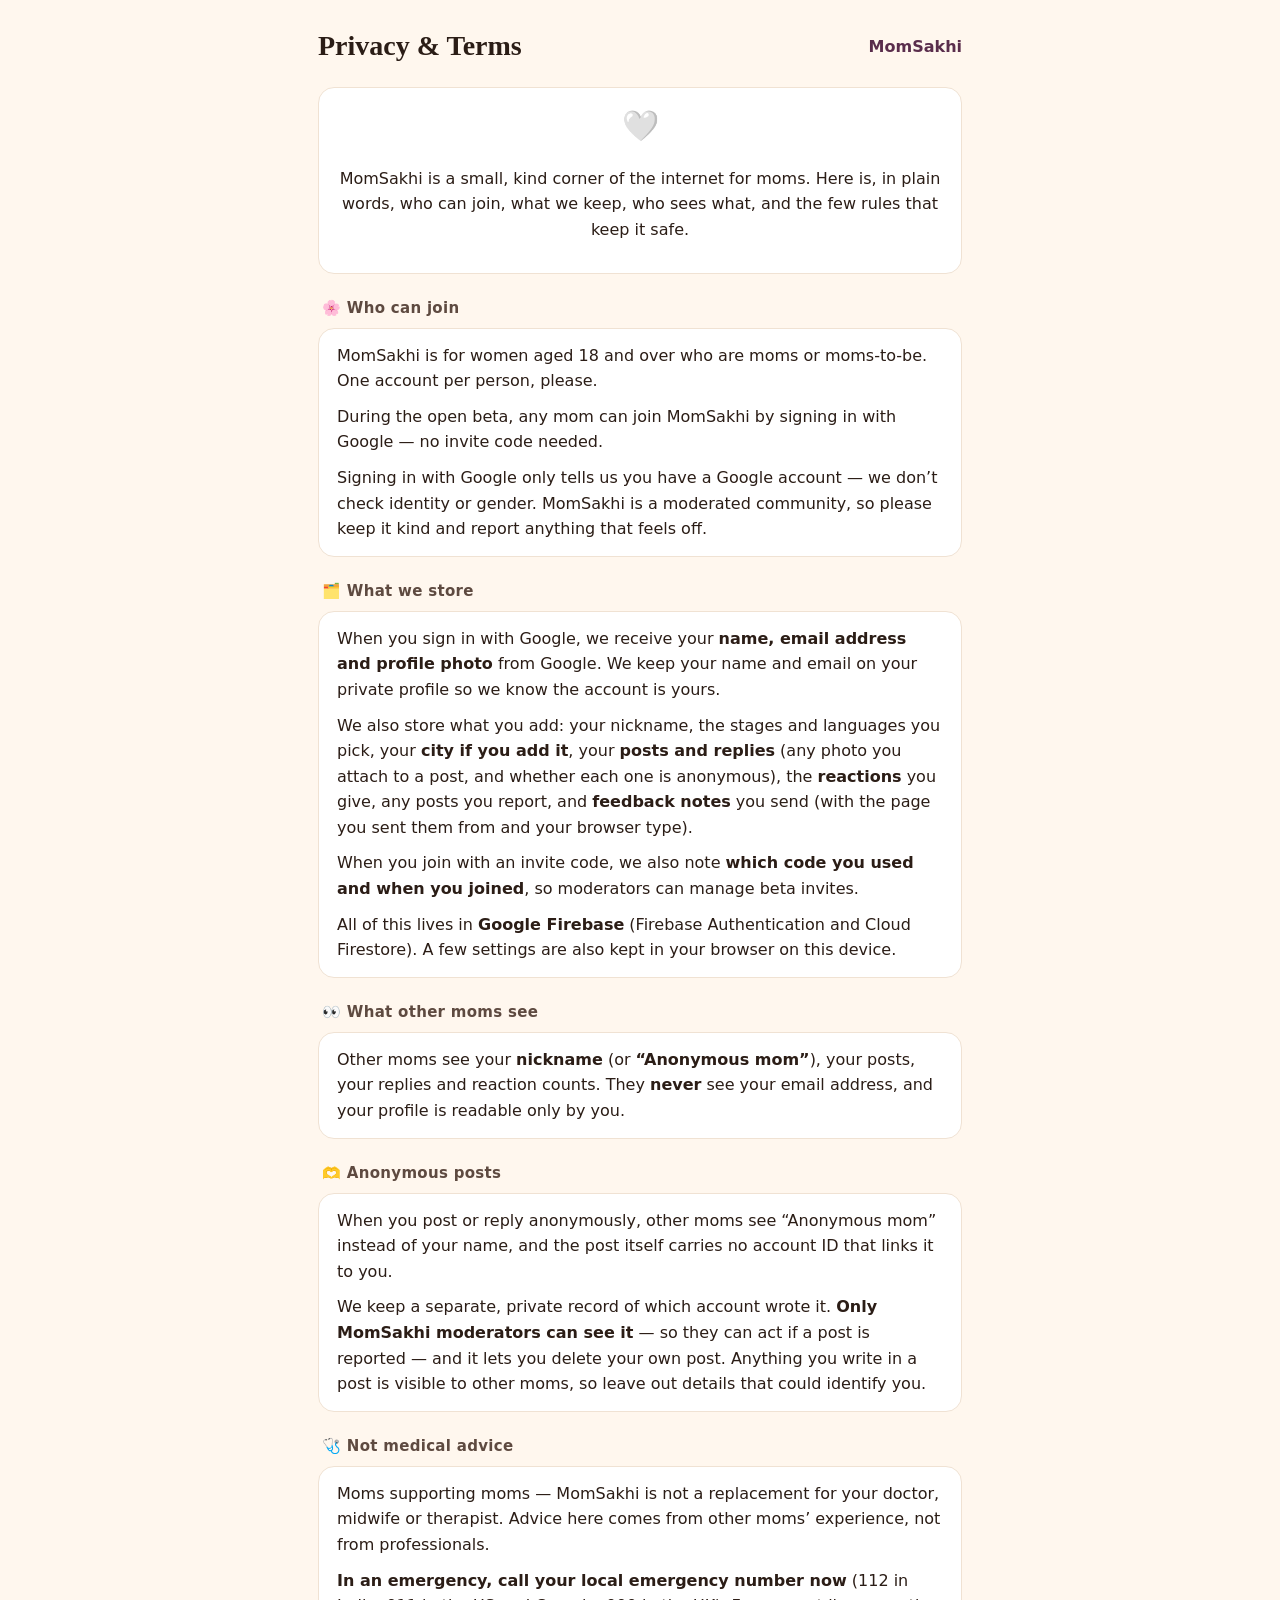
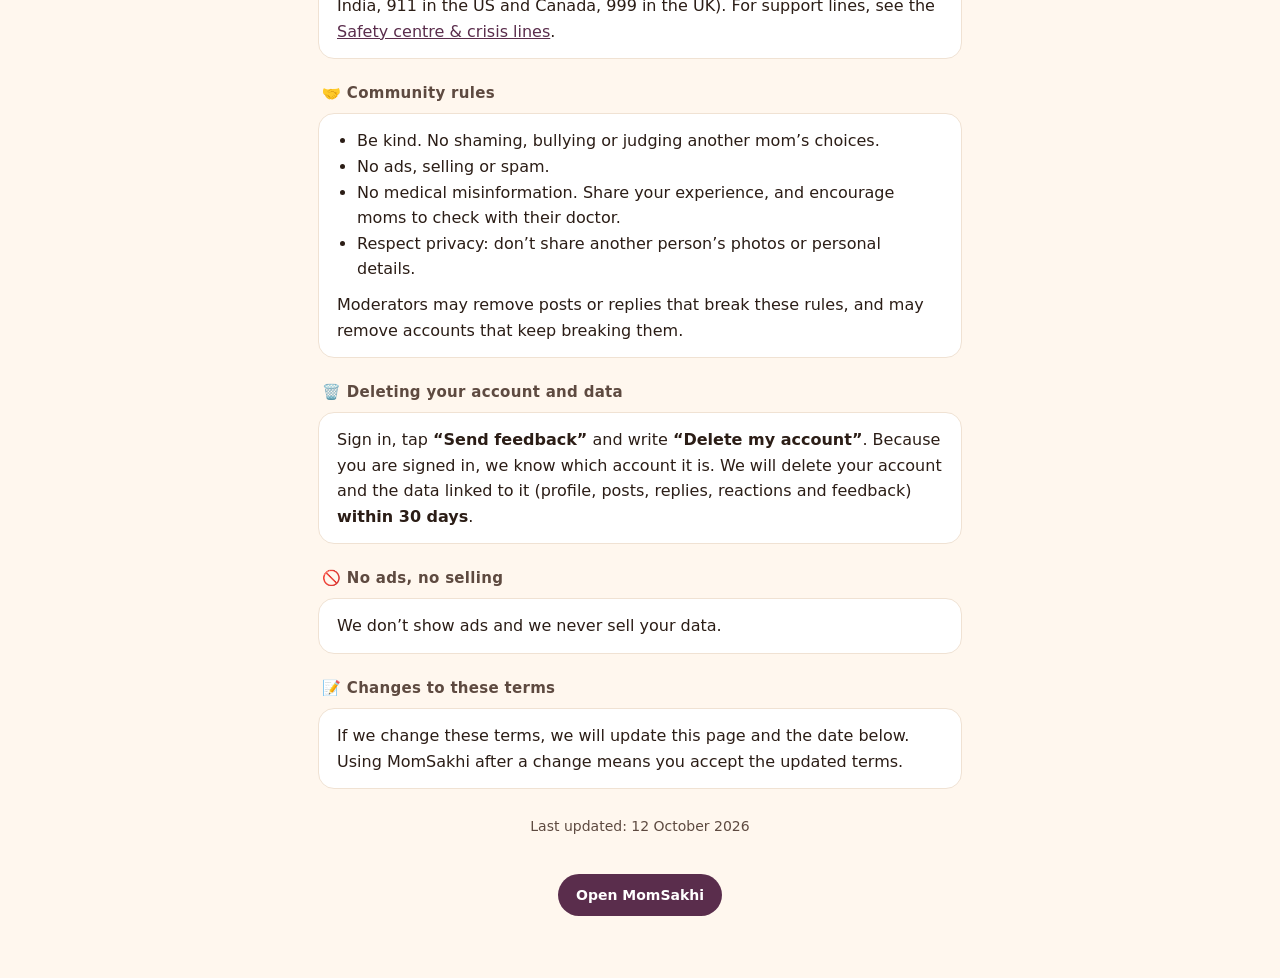
<file: privacy/index.html>
<!doctype html>
<html lang="en">
<head>
  <meta charset="utf-8">
  <meta name="viewport" content="width=device-width, initial-scale=1, viewport-fit=cover">
  <meta name="theme-color" content="#FFF7EE">
  <title>Privacy &amp; Terms — MomSakhi</title>
  <meta name="description" content="MomSakhi Privacy & Terms in plain words: who can join, what we store, who sees what, anonymous posts, and the community rules.">
  <link rel="icon" type="image/png" sizes="192x192" href="../icons/icon-192.png">
  <!--
    Static, no-JavaScript copy of the in-app #privacy page (app.js V.privacy), so
    https://momsakhi.com/privacy works for app-store listings,
    Google OAuth consent screens and anyone without JS. KEEP IN SYNC with app.js
    (tests/test_aangan_web.py TestStaticPrivacyPage checks the key lines match).
    Self-contained styles on purpose: no app.js / styles.css needed.
  -->
  <style>
    :root { --bg:#FFF7EE; --card:#fff; --ink:#2B1D16; --ink-2:#5E4A40; --plum:#5A2D4C; --line:#F0E2D3; }
    * { box-sizing: border-box; }
    body { margin:0; background:var(--bg); color:var(--ink); font:16px/1.6 "Plus Jakarta Sans", system-ui, -apple-system, "Segoe UI", Roboto, sans-serif; }
    main { max-width: 680px; margin: 0 auto; padding: 24px 18px 48px; }
    header { display:flex; align-items:center; justify-content:space-between; gap:12px; margin-bottom: 18px; }
    h1 { font-family: Fraunces, Georgia, serif; font-size: 28px; margin: 0; }
    .brand { color: var(--plum); font-weight: 700; text-decoration: none; }
    .card { background: var(--card); border: 1px solid var(--line); border-radius: 16px; padding: 14px 18px; }
    .intro { text-align: center; margin-bottom: 8px; }
    section h2 { font-size: 15px; letter-spacing: .02em; color: var(--ink-2); margin: 22px 4px 8px; }
    section p { margin: 0 0 10px; } section p:last-child { margin-bottom: 0; }
    ul { margin: 0 0 10px; padding-left: 20px; }
    a { color: var(--plum); }
    .foot { text-align:center; color: var(--ink-2); font-size: 14px; margin-top: 26px; }
    .open { display:inline-block; margin-top: 10px; padding: 10px 18px; border-radius: 999px; background: var(--plum); color:#fff; text-decoration:none; font-weight:600; }
  </style>
</head>
<body>
<main class="privacy-static">
  <header>
    <h1>Privacy &amp; Terms</h1>
    <a class="brand" href="../#home">MomSakhi</a>
  </header>

  <div class="card intro">
    <div style="font-size:30px;margin-bottom:8px" aria-hidden="true">🤍</div>
    <p>MomSakhi is a small, kind corner of the internet for moms. Here is, in plain words, who can join, what we keep, who sees what, and the few rules that keep it safe.</p>
  </div>

  <section>
    <h2><span aria-hidden="true">🌸</span> Who can join</h2>
    <div class="card">
      <p>MomSakhi is for women aged 18 and over who are moms or moms-to-be. One account per person, please.</p>
      <p>During the open beta, any mom can join MomSakhi by signing in with Google — no invite code needed.</p>
      <p>Signing in with Google only tells us you have a Google account — we don’t check identity or gender. MomSakhi is a moderated community, so please keep it kind and report anything that feels off.</p>
    </div>
  </section>

  <section>
    <h2><span aria-hidden="true">🗂️</span> What we store</h2>
    <div class="card">
      <p>When you sign in with Google, we receive your <b>name, email address and profile photo</b> from Google. We keep your name and email on your private profile so we know the account is yours.</p>
      <p>We also store what you add: your nickname, the stages and languages you pick, your <b>city if you add it</b>, your <b>posts and replies</b> (any photo you attach to a post, and whether each one is anonymous), the <b>reactions</b> you give, any posts you report, and <b>feedback notes</b> you send (with the page you sent them from and your browser type).</p>
      <p>When you join with an invite code, we also note <b>which code you used and when you joined</b>, so moderators can manage beta invites.</p>
      <p>All of this lives in <b>Google Firebase</b> (Firebase Authentication and Cloud Firestore). A few settings are also kept in your browser on this device.</p>
    </div>
  </section>

  <section>
    <h2><span aria-hidden="true">👀</span> What other moms see</h2>
    <div class="card">
      <p>Other moms see your <b>nickname</b> (or <b>“Anonymous mom”</b>), your posts, your replies and reaction counts. They <b>never</b> see your email address, and your profile is readable only by you.</p>
    </div>
  </section>

  <section>
    <h2><span aria-hidden="true">🫶</span> Anonymous posts</h2>
    <div class="card">
      <p>When you post or reply anonymously, other moms see “Anonymous mom” instead of your name, and the post itself carries no account ID that links it to you.</p>
      <p>We keep a separate, private record of which account wrote it. <b>Only MomSakhi moderators can see it</b> — so they can act if a post is reported — and it lets you delete your own post. Anything you write in a post is visible to other moms, so leave out details that could identify you.</p>
    </div>
  </section>

  <section>
    <h2><span aria-hidden="true">🩺</span> Not medical advice</h2>
    <div class="card">
      <p>Moms supporting moms — MomSakhi is not a replacement for your doctor, midwife or therapist. Advice here comes from other moms’ experience, not from professionals.</p>
      <p><b>In an emergency, call your local emergency number now</b> (112 in India, 911 in the US and Canada, 999 in the UK). For support lines, see the <a href="../#safety">Safety centre &amp; crisis lines</a>.</p>
    </div>
  </section>

  <section>
    <h2><span aria-hidden="true">🤝</span> Community rules</h2>
    <div class="card">
      <ul>
        <li>Be kind. No shaming, bullying or judging another mom’s choices.</li>
        <li>No ads, selling or spam.</li>
        <li>No medical misinformation. Share your experience, and encourage moms to check with their doctor.</li>
        <li>Respect privacy: don’t share another person’s photos or personal details.</li>
      </ul>
      <p>Moderators may remove posts or replies that break these rules, and may remove accounts that keep breaking them.</p>
    </div>
  </section>

  <section>
    <h2><span aria-hidden="true">🗑️</span> Deleting your account and data</h2>
    <div class="card">
      <p>Sign in, tap <b>“Send feedback”</b> and write <b>“Delete my account”</b>. Because you are signed in, we know which account it is. We will delete your account and the data linked to it (profile, posts, replies, reactions and feedback) <b>within 30 days</b>.</p>
    </div>
  </section>

  <section>
    <h2><span aria-hidden="true">🚫</span> No ads, no selling</h2>
    <div class="card">
      <p>We don’t show ads and we never sell your data.</p>
    </div>
  </section>

  <section>
    <h2><span aria-hidden="true">📝</span> Changes to these terms</h2>
    <div class="card">
      <p>If we change these terms, we will update this page and the date below. Using MomSakhi after a change means you accept the updated terms.</p>
    </div>
  </section>

  <p class="foot" id="privacy-updated">Last updated: 12 October 2026</p>
  <p class="foot"><a class="open" href="../#home">Open MomSakhi</a></p>
</main>
</body>
</html>
</file>
